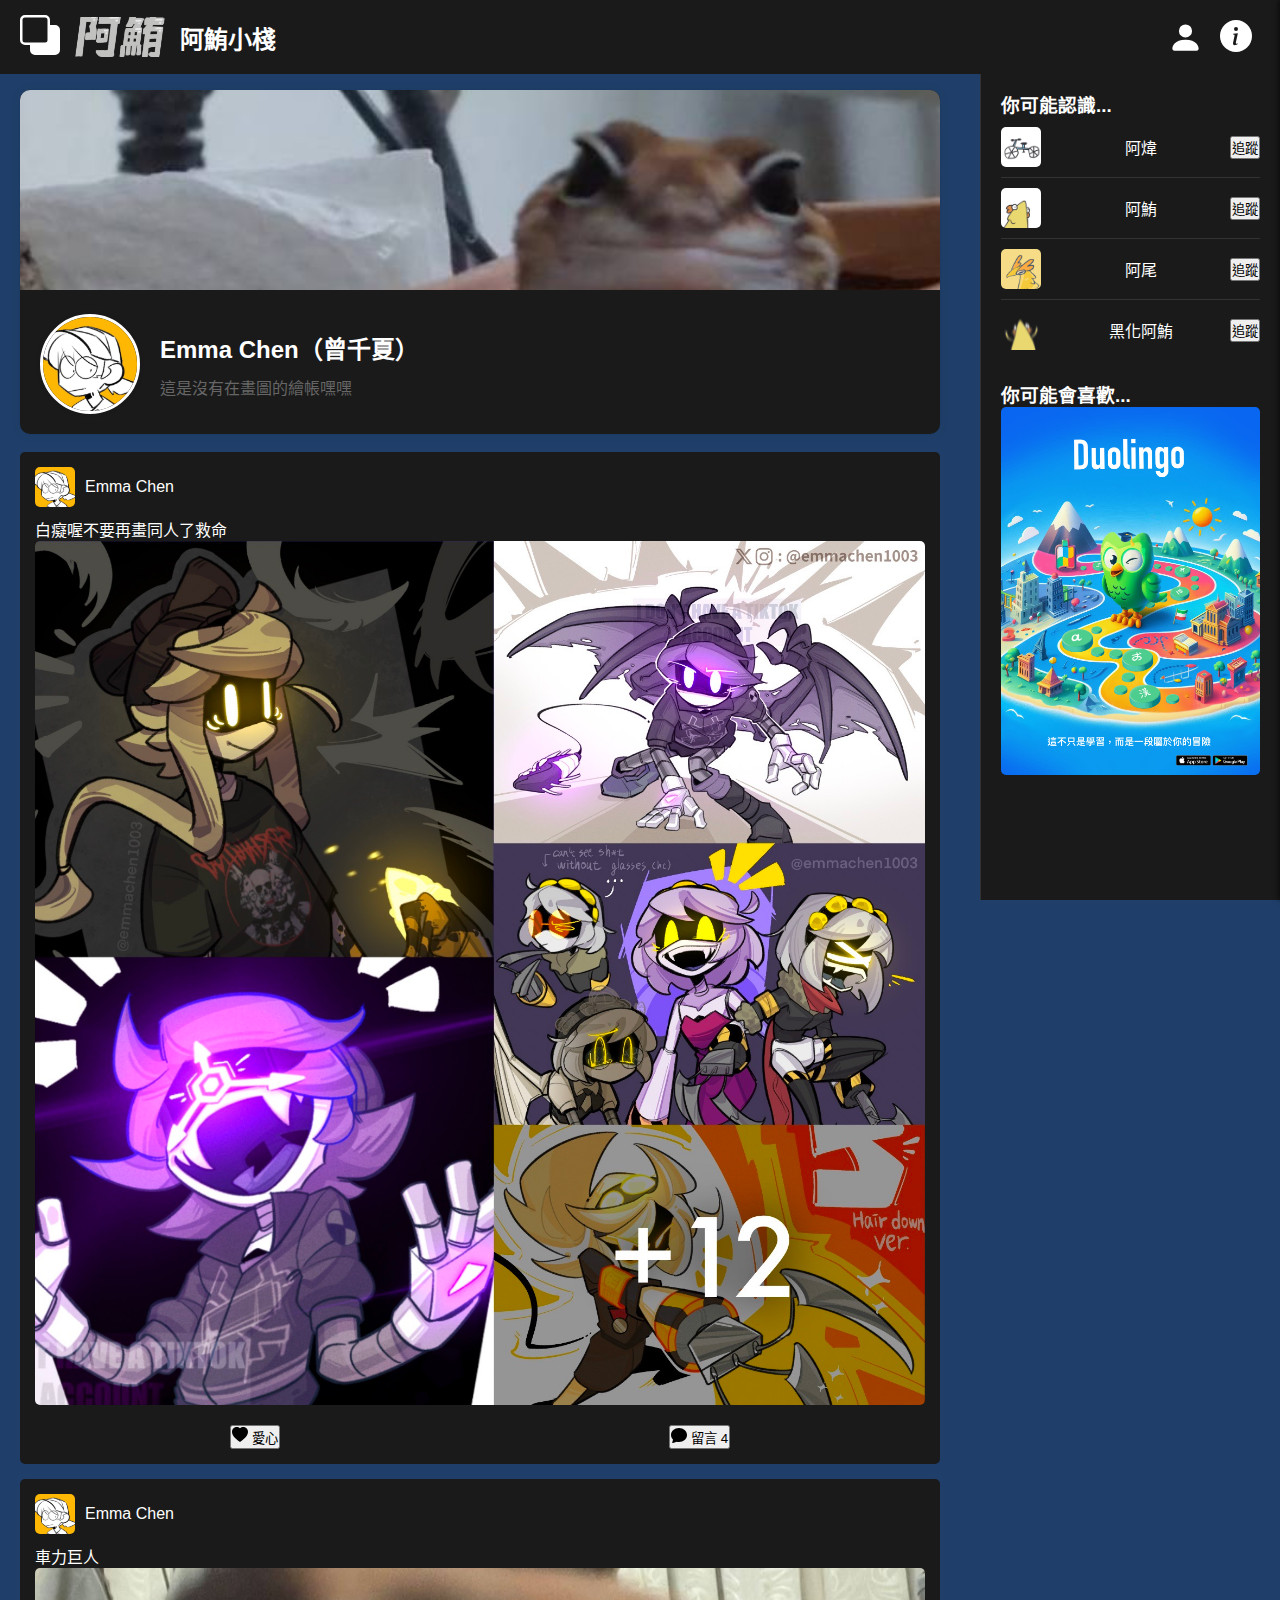
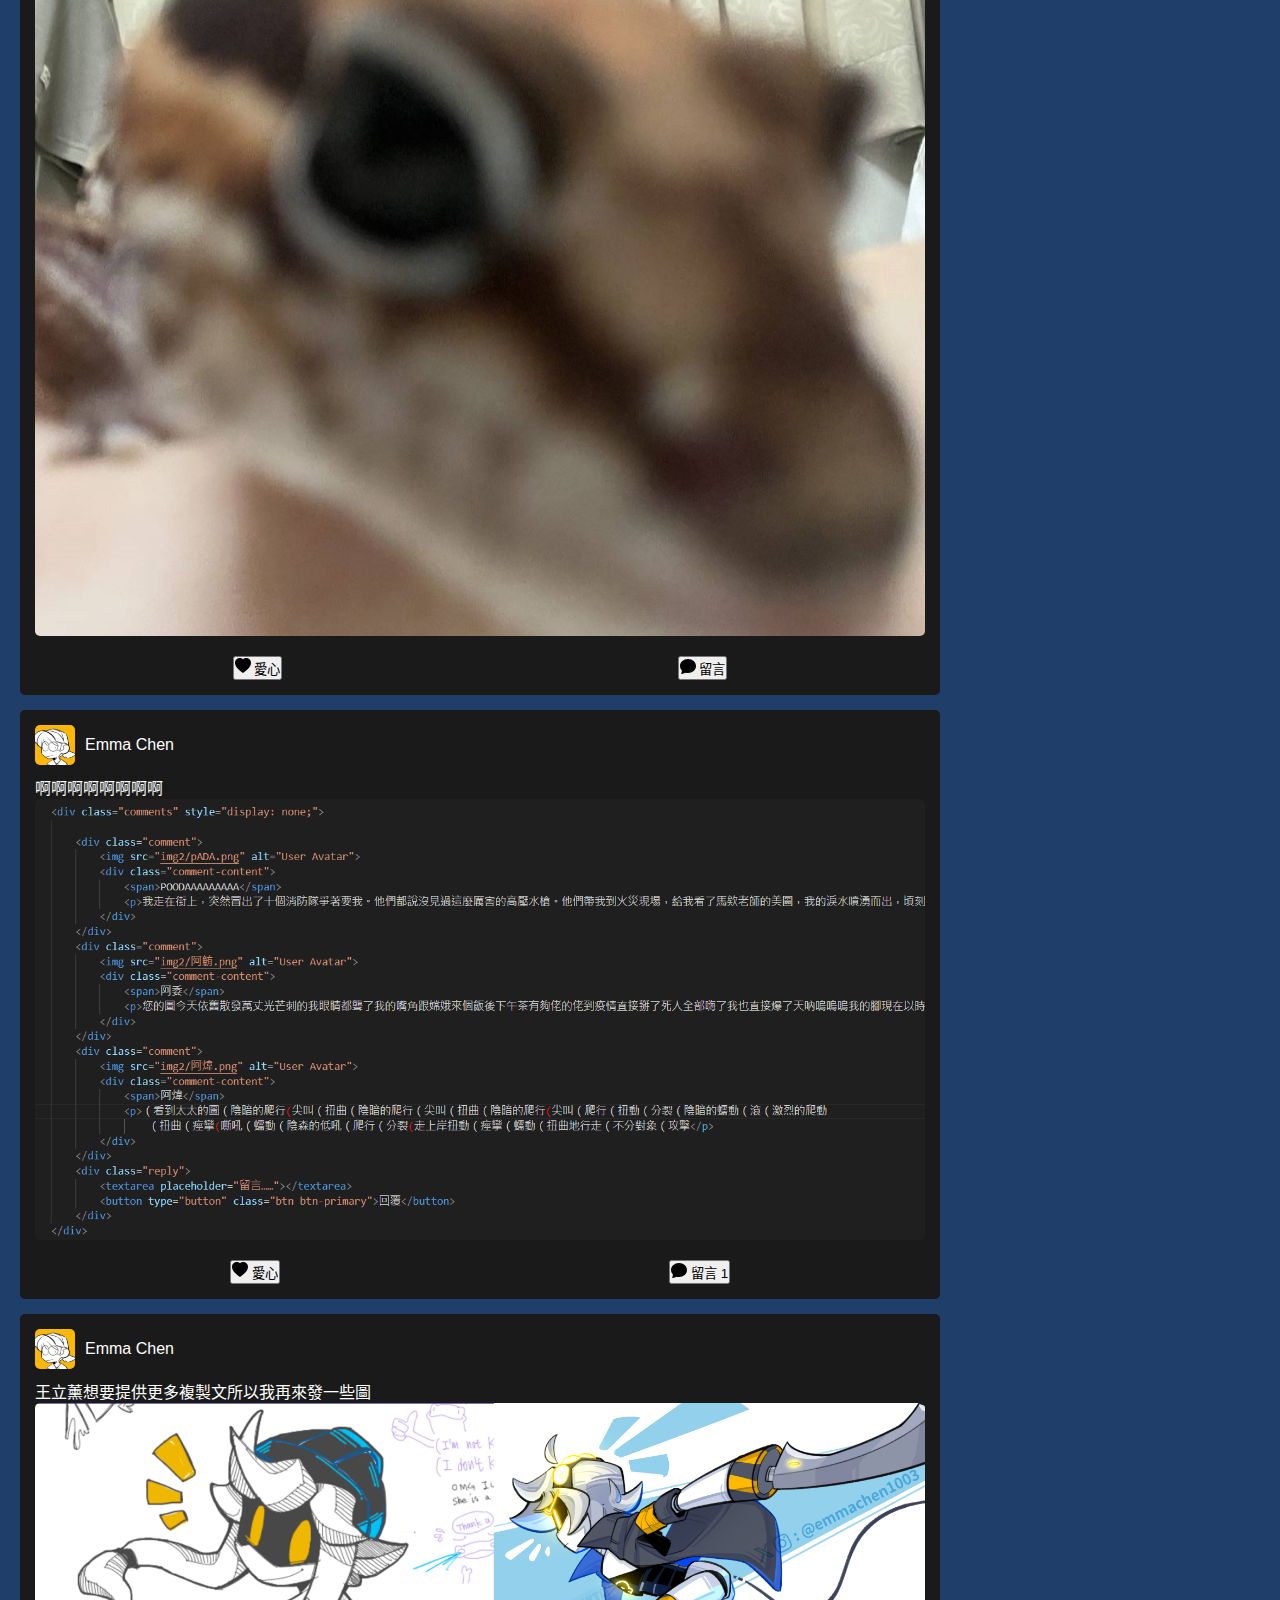
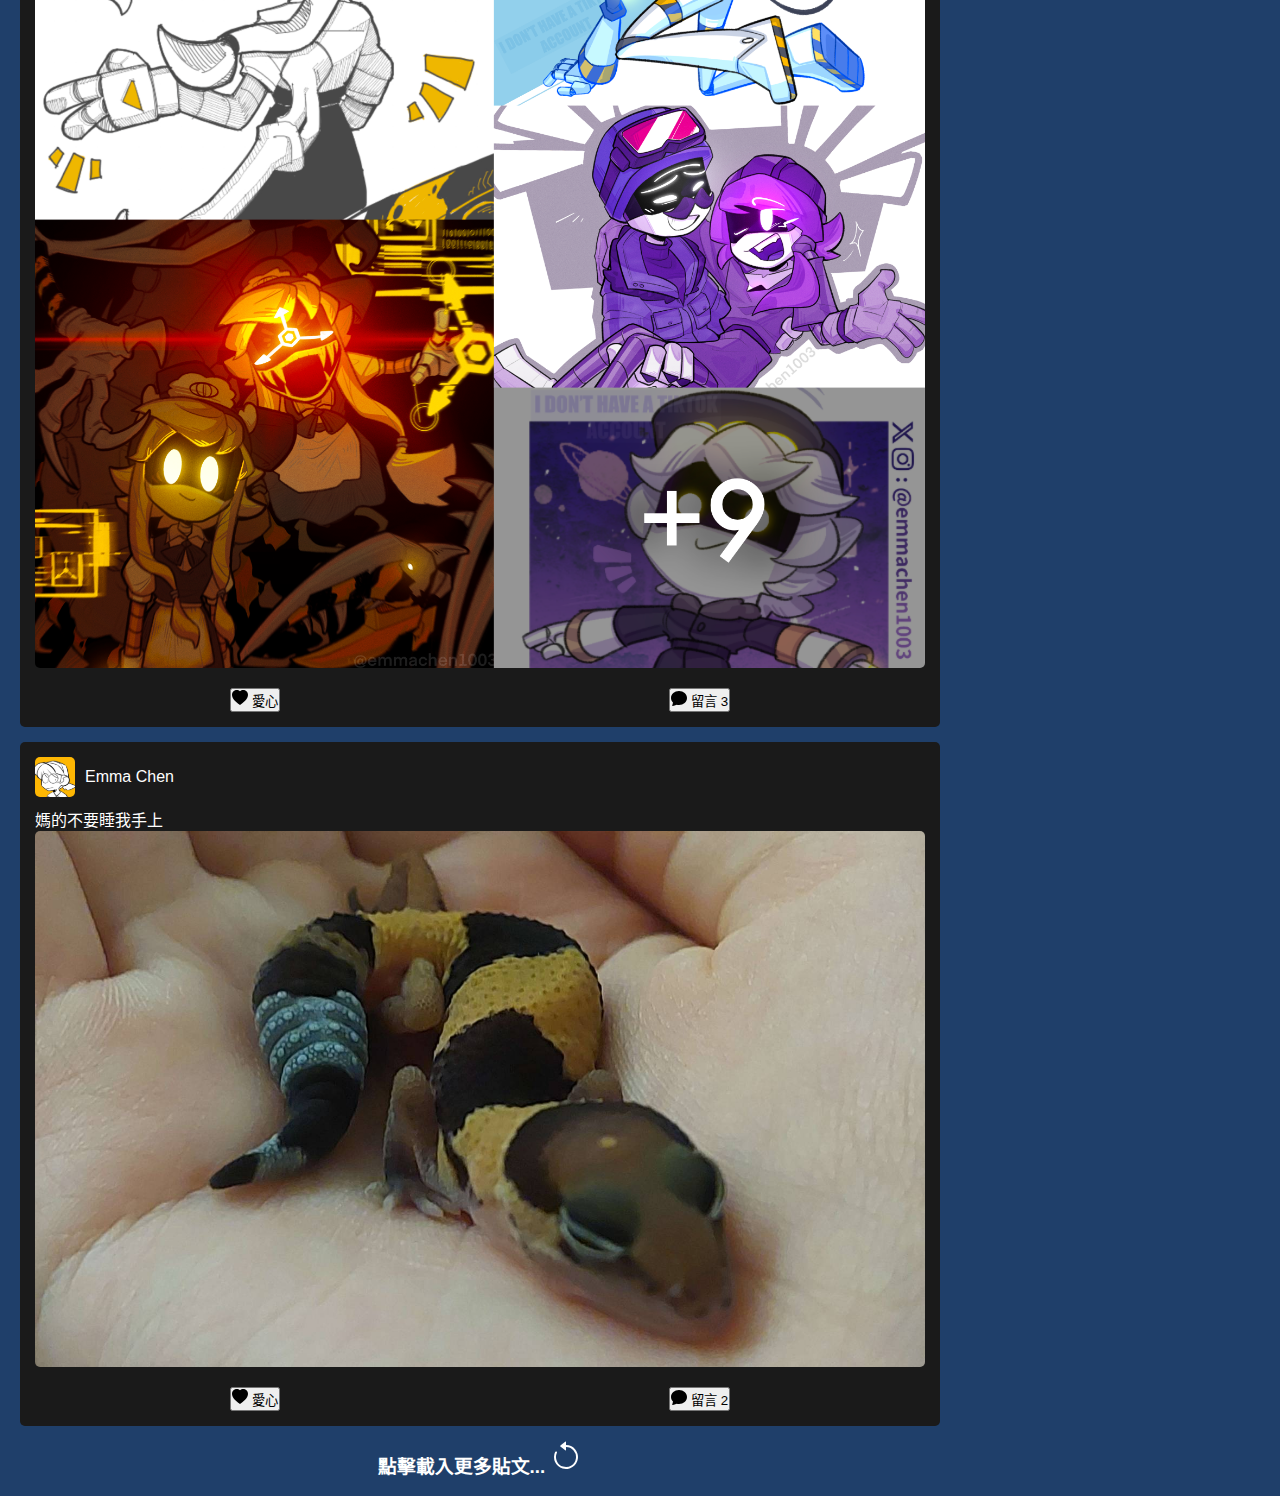
<file: Emma.html>
<!DOCTYPE html>
<html lang="zh-TW">

<head>
    <meta charset="UTF-8">
    <meta http-equiv="X-UA-Compatible" content="IE=edge">
    <meta name="viewport" content="width=device-width, initial-scale=1.0">
    <title>Emma Chen</title>
    <link rel="stylesheet" href="style_Emma.css">

    <link href="https://cdn.jsdelivr.net/npm/bootstrap@5.1.3/dist/css/bootstrap.min.css" rel="stylesheet"
        integrity="sha384-1BmE4kWBq78iYhFldvKuhfTAU6auU8tT94WrHftjDbrCEXSU1oBoqyl2QvZ6jIW3" crossorigin="anonymous">
</head>

<body>


    <div class="header">
        <a href="index.html">
            <svg xmlns="http://www.w3.org/2000/svg" width="40" height="40" fill="white" class="bi bi-back"
                viewBox="0 0 16 16">
                <path
                    d="M0 2a2 2 0 0 1 2-2h8a2 2 0 0 1 2 2v2h2a2 2 0 0 1 2 2v8a2 2 0 0 1-2 2H6a2 2 0 0 1-2-2v-2H2a2 2 0 0 1-2-2zm2-1a1 1 0 0 0-1 1v8a1 1 0 0 0 1 1h8a1 1 0 0 0 1-1V2a1 1 0 0 0-1-1z" />
            </svg>
        </a>

            <div class="awei">
                <img src="img2/阿鮪logo.png" alt="" height="40px">
            </div>

            <h1>阿鮪小棧</h1>


        <div class="svg-container">
            <div class="headerleft">
                
                    <svg xmlns="http://www.w3.org/2000/svg" width="35" height="35" fill="white"
                        class="bi bi-person-fill" viewBox="0 0 16 16">
                        <path d="M3 14s-1 0-1-1 1-4 6-4 6 3 6 4-1 1-1 1zm5-6a3 3 0 1 0 0-6 3 3 0 0 0 0 6" />
                    </svg>
                </a>

                <svg id="about-icon" xmlns="http://www.w3.org/2000/svg" width="32" height="32" fill="white"
                    class="bi bi-info-circle-fill" viewBox="0 0 16 16">
                    <path
                        d="M8 16A8 8 0 1 0 8 0a8 8 0 0 0 0 16m.93-9.412-1 4.705c-.07.34.029.533.304.533.194 0 .487-.07.686-.246l-.088.416c-.287.346-.92.598-1.465.598-.703 0-1.002-.422-.808-1.319l.738-3.468c.064-.293.006-.399-.287-.47l-.451-.081.082-.381 2.29-.287zM8 5.5a1 1 0 1 1 0-2 1 1 0 0 1 0 2" />
                </svg>


            </div>
        </div>

    </div>

    <div id="about-section" class="about-section">
        <h2>About</h2>

        <div class="about-profile-pic">
            <a href="Emma.html">
                <img src="img2/ema.jpg" alt="頭像"></a>
        </div>
        <div class="about-profile-details">
            <h3>曾千夏</h3>
            <h5>四視傳二A<br>B11132037</h5>
            <br>
            <p>期末題目：阿鮪社交服務平台 <br>設計動機：現代人蠻需要一個不會無故把個人相片拿去餵AI的社群媒體。<br>打code：Visual Studio Code <br>架設網站：Github</p>
            <p>原本有嘗試使用Codepen，但我找不到塞多個頁面上來的方法，救命</p>
            <p>所以用了自己剛學會的VSC...</p>
            
        </div>
    </div>

    <div class="bg">
        <div class="container">
            <div class="main-content">
                <!-- 自我介紹 -->
                <div class="profile-container">
                    <div class="cover-photo">
                        <img src="img2/封面ㄎㄟˊ.jpg" alt="封面照片">
                    </div>
                    <div class="profile-info">
                        <div class="profile-pic">
                            
                                <img src="img2/ema.jpg" alt="頭像"></a>
                        </div>
                        <div class="profile-details">
                            <h1>Emma Chen（曾千夏）</h1>
                            <p>這是沒有在畫圖的繪帳嘿嘿</p>
                        </div>
                    </div>
                </div>
                <br />


                <!-- 同人貼文 -->
                <div class="post">
                    <div class="post-header">
                        <img src="img2/ema.jpg" alt="User Avatar">
                        <span>Emma Chen</span>
                    </div>
                    <p>白癡喔不要再畫同人了救命</p>
                    <img src="img2/emma圖.jpg" alt="Sample Image">

                    <div class="interaction-bar">
                        <button type="button" class="btn btn-dark like-button">
                            <svg xmlns="http://www.w3.org/2000/svg" width="16" height="16" fill="currentColor"
                                class="bi bi-heart-fill" viewBox="0 0 16 16">
                                <path fill-rule="evenodd"
                                    d="M8 1.314C12.438-3.248 23.534 4.735 8 15-7.534 4.736 3.562-3.248 8 1.314" />
                            </svg>
                            愛心
                            <span class="count" style="display: none;">0</span>
                        </button>

                        <button type="button" class="btn btn-dark" onclick="toggleComments(this)">
                            <svg xmlns="http://www.w3.org/2000/svg" width="16" height="16" fill="currentColor"
                                class="bi bi-chat-fill" viewBox="0 0 16 16">
                                <path
                                    d="M8 15c4.418 0 8-3.134 8-7s-3.582-7-8-7-8 3.134-8 7c0 1.76.743 3.37 1.97 4.6-.097 1.016-.417 2.13-.771 2.966-.079.186.074.394.273.362 2.256-.37 3.597-.938 4.18-1.234A9 9 0 0 0 8 15" />
                            </svg>
                            留言 4
                        </button>
                    </div>

                    <div class="comments" style="display: none;">
                        <div class="comment">
                            <img src="img2/阿鮪.png" alt="User Avatar">
                            <div class="comment-content">
                                <span>阿委</span>
                                <p>佬</p>
                            </div>
                        </div>
                        <div class="comment">

                            <img src="img2/pADA.png" alt="User Avatar">
                            </a>
                            <div class="comment-content">
                                <span>POODAAAAAAAAA</span>
                                <p>佬</p>
                            </div>
                        </div>
                        <div class="comment">
                            <img src="img2/阿鮪.png" alt="User Avatar">
                            <div class="comment-content">
                                <span>阿鮪</span>
                                <p>佬</p>
                            </div>
                        </div>
                        <div class="comment">
                            <img src="img2/阿煒.png" alt="User Avatar">
                            <div class="comment-content">
                                <span>阿煒</span>
                                <p>您的畫是飛天的敦煌是梵高星夜上一顆璀璨的繁星是盧浮宮應當好好保管的畫作是宇宙中的奧妙是世間五彩的結晶我看到您的畫思維也開始爆炸一瞬間我的腦海中閃過無數名家的畫作居然不及您一分一毫您的畫就像啓明星一樣帶給我無盡哲思是我人生的探照燈是我未來的風向標是一切愛與美的極致！！！
                                    我的心久久不能壓抑的喜悅，它震動了整個生命！怎會有如此精妙絕倫的好圖呢？激動啊！是您讓我幼小的心靈再次深深的領悟了何謂造旨之高深、技藝之揮灑，謝謝老師！我知道無論用多麼華麗的詞彙來形容您圖都是不夠的，所以我只想說一句：您的圖太好看了！我願意一輩子的看下去！
                                    我在巴黎聖母院門口看到您的圖之後哭的慘絕人寰，保安過來問我為什麼哭，我給他看了您的圖，保安淚流滿面打開手機叫盧浮宮來把您接走。看到這美妙的圖，我認為上帝是不公平的，為什麼您還沒有被封神呢?又是一年春來到，家家戶戶為您的畫流下淚水。這是什麼美麗的圖片！我哭到太平洋周圍國家來通緝我，在人生中那麼短暫的日子里我看到您的畫我就覺得:人間值得。
                                    瞧瞧這完美無缺惟妙惟肖的畫面!
                                    上帝，這是何等靈巧的雙手與智慧的大腦才能編織出的畫面!猶如滑涓細流從天河傾斜而下落入凡人的心中通達透徹自然而然讓人如痴如醉欲罷不能地為您獻上最華美的文字以贊頌您的作品!哦!我的上帝我的聖母瑪利亞啊!這是世界上最最美麗的雙手被天使親吻後留下天賦智慧的雙手哦！我的淚水在此時止不住的流下我的心靈在此刻被充實我的念想蕩漾在您的作品中天na!如同來自深海的拉萊耶的呼喚般我深切的迷戀上了您的作品讓我痴狂沈迷您就是千年難得一遇的偉大畫家轉世喔!感謝上天讓我在此刻遇到了您和您的作品這是何等的榮幸互極我激動的心我顫抖的雙手我垂淚的眼睛我想我無法用語言來描述我激動的心情天啊!!!!太牛了太強了我跪了我的膝蓋隱隱作痛我彷彿看到了上帝之光這簡直就是繪畫界的不落之星這簡直是喜馬拉雅山脈的不滅啓明星冉冉升起的時候照亮了我的心你讓我飛到宇宙給你摘星星我也願意是宇宙的神話是耶和華的造物是聖母的淚水只有天邊最亮的晨星能配得上您那寶貴的一筆你問我為什麼要從深海的拉萊耶宮殿里浮出來我是為了讓大家都做夢看看清老師的妙筆神筆馬良下筆如神妙筆生花顧盼生姿傾國傾城沈魚落雁閉月羞花愛的供養齊白石在世達芬奇托生梵高轉世卡拉瓦喬握過手畢加索吻過筆莫奈吻過的手就連莫蘭迪也說你的手彷彿神造達芬奇密碼解出來是你的名字盧浮宮下一位合作畫手沈思者想的是如何見到你金光大道已經好！！！！！！！
                                </p>
                            </div>
                        </div>
                        <div class="reply">
                            <textarea placeholder="留言……"></textarea>
                            <button type="button" class="btn btn-primary">回覆</button>
                        </div>
                    </div>
                </div>


                <!-- 車力貼文 -->
                <div class="post">
                    <div class="post-header">
                        <img src="img2/ema.jpg" alt="User Avatar">
                        <span>Emma Chen</span>
                    </div>
                    <p>車力巨人</p>
                    <img src="img2/ㄎㄟˊ.jpg" alt="Sample Image">

                    <div class="interaction-bar">
                        <button type="button" class="btn btn-dark like-button">
                            <svg xmlns="http://www.w3.org/2000/svg" width="16" height="16" fill="currentColor"
                                class="bi bi-heart-fill" viewBox="0 0 16 16">
                                <path fill-rule="evenodd"
                                    d="M8 1.314C12.438-3.248 23.534 4.735 8 15-7.534 4.736 3.562-3.248 8 1.314" />
                            </svg>
                            愛心
                            <span class="count" style="display: none;">0</span>
                        </button>

                        <button type="button" class="btn btn-dark" onclick="toggleComments(this)">
                            <svg xmlns="http://www.w3.org/2000/svg" width="16" height="16" fill="currentColor"
                                class="bi bi-chat-fill" viewBox="0 0 16 16">
                                <path
                                    d="M8 15c4.418 0 8-3.134 8-7s-3.582-7-8-7-8 3.134-8 7c0 1.76.743 3.37 1.97 4.6-.097 1.016-.417 2.13-.771 2.966-.079.186.074.394.273.362 2.256-.37 3.597-.938 4.18-1.234A9 9 0 0 0 8 15" />
                            </svg>
                            留言
                        </button>
                    </div>

                    <div class="comments" style="display: none;">

                        <div class="reply">
                            <textarea placeholder="留言……"></textarea>
                            <button type="button" class="btn btn-primary">回覆</button>
                        </div>
                    </div>
                </div>

                <!-- 你媽貼文 -->
                <div class="post">
                    <div class="post-header">
                        
                            <img src="img2/ema.jpg" alt="User Avatar">
                        </a>
                        <span>Emma Chen</span>
                    </div>
                    <p>啊啊啊啊啊啊啊啊</p>

                    <img src="img2/複製文code.png" alt="Sample Image">

                    <div class="interaction-bar">
                        <button type="button" class="btn btn-dark like-button">
                            <svg xmlns="http://www.w3.org/2000/svg" width="16" height="16" fill="currentColor"
                                class="bi bi-heart-fill" viewBox="0 0 16 16">
                                <path fill-rule="evenodd"
                                    d="M8 1.314C12.438-3.248 23.534 4.735 8 15-7.534 4.736 3.562-3.248 8 1.314" />
                            </svg>
                            愛心
                            <span class="count" style="display: none;">0</span>
                        </button>

                        <button type="button" class="btn btn-dark" onclick="toggleComments(this)">
                            <svg xmlns="http://www.w3.org/2000/svg" width="16" height="16" fill="currentColor"
                                class="bi bi-chat-fill" viewBox="0 0 16 16">
                                <path
                                    d="M8 15c4.418 0 8-3.134 8-7s-3.582-7-8-7-8 3.134-8 7c0 1.76.743 3.37 1.97 4.6-.097 1.016-.417 2.13-.771 2.966-.079.186.074.394.273.362 2.256-.37 3.597-.938 4.18-1.234A9 9 0 0 0 8 15" />
                            </svg>
                            留言 1
                        </button>
                    </div>

                    <div class="comments" style="display: none;">
                        <div class="comment">
                            
                                <img src="img2/ema.jpg" alt="User Avatar">
                            </a>
                            <div class="comment-content">
                                <span>Emma Chen</span>
                                <p>王立薰超會想超蠢複製文</p>
                            </div>
                        </div>
                        <div class="reply">
                            <textarea placeholder="留言……"></textarea>
                            <button type="button" class="btn btn-primary">回覆</button>
                        </div>
                    </div>
                </div>

                <!-- 同人貼文 -->
                <div class="post">
                    <div class="post-header">
                        <img src="img2/ema.jpg" alt="User Avatar">
                        <span>Emma Chen</span>
                    </div>
                    <p>王立薰想要提供更多複製文所以我再來發一些圖</p>
                    <img src="img2/emma圖2.jpg" alt="Sample Image">

                    <div class="interaction-bar">
                        <button type="button" class="btn btn-dark like-button">
                            <svg xmlns="http://www.w3.org/2000/svg" width="16" height="16" fill="currentColor"
                                class="bi bi-heart-fill" viewBox="0 0 16 16">
                                <path fill-rule="evenodd"
                                    d="M8 1.314C12.438-3.248 23.534 4.735 8 15-7.534 4.736 3.562-3.248 8 1.314" />
                            </svg>
                            愛心
                            <span class="count" style="display: none;">0</span>
                        </button>

                        <button type="button" class="btn btn-dark" onclick="toggleComments(this)">
                            <svg xmlns="http://www.w3.org/2000/svg" width="16" height="16" fill="currentColor"
                                class="bi bi-chat-fill" viewBox="0 0 16 16">
                                <path
                                    d="M8 15c4.418 0 8-3.134 8-7s-3.582-7-8-7-8 3.134-8 7c0 1.76.743 3.37 1.97 4.6-.097 1.016-.417 2.13-.771 2.966-.079.186.074.394.273.362 2.256-.37 3.597-.938 4.18-1.234A9 9 0 0 0 8 15" />
                            </svg>
                            留言 3
                        </button>
                    </div>

                    <div class="comments" style="display: none;">

                        <div class="comment">

                            <img src="img2/pADA.png" alt="User Avatar">
                            </a>
                            <div class="comment-content">
                                <span>POODAAAAAAAAA</span>
                                <p>我走在街上，突然冒出了十個消防隊爭著要我。他們都說沒見過這麼厲害的高壓水槍。他們帶我到火災現場，給我看了馬欸老師的美圖，我的淚水噴湧而出，頃刻之間就將大火撲滅。</p>
                            </div>
                        </div>
                        <div class="comment">
                            <img src="img2/阿鮪.png" alt="User Avatar">
                            <div class="comment-content">
                                <span>阿委</span>
                                <p>您的圖今天依舊散發萬丈光芒刺的我眼睛都聾了我的嘴角跟嫦娥來個飯後下午茶有夠佬的佬到疫情直接掰了死人全部嗨了我也直接爆了天吶嗚嗚嗚我的腳現在以時速1000km的速度上下來回的剁我家地板都在為您歌頌我的狗子都忍不住來一段Breaking了我好像看到還活著的阿公在跟我揮手叫我去吃飯
                                    天哪 世界太美好太太您是我的救贖我的唯一我的希望我歌頌您我讚歎您我永遠的臣服於您</p>
                            </div>
                        </div>
                        <div class="comment">
                            <img src="img2/阿煒.png" alt="User Avatar">
                            <div class="comment-content">
                                <span>阿煒</span>
                                <p>（看到太太的圖（陰暗的爬行(尖叫（扭曲（陰暗的爬行（尖叫（扭曲（陰暗的爬行(尖叫（爬行（扭動（分裂（陰暗的蠕動（滾（激烈的爬動
                                    （扭曲（痙攣(嘶吼（蠕動（陰森的低吼（爬行（分裂(走上岸扭動（痙攣（蠕動（扭曲地行走（不分對象（攻擊</p>
                            </div>
                        </div>
                        <div class="reply">
                            <textarea placeholder="留言……"></textarea>
                            <button type="button" class="btn btn-primary">回覆</button>
                        </div>
                    </div>
                </div>

                <!-- 守宮貼文 -->
                <div class="post">
                    <div class="post-header">
                        <img src="img2/ema.jpg" alt="User Avatar">
                        <span>Emma Chen</span>
                    </div>
                    <p>媽的不要睡我手上</p>
                    <img src="img2/小ㄎㄟˊ.jpg" alt="Sample Image">

                    <div class="interaction-bar">
                        <button type="button" class="btn btn-dark like-button">
                            <svg xmlns="http://www.w3.org/2000/svg" width="16" height="16" fill="currentColor"
                                class="bi bi-heart-fill" viewBox="0 0 16 16">
                                <path fill-rule="evenodd"
                                    d="M8 1.314C12.438-3.248 23.534 4.735 8 15-7.534 4.736 3.562-3.248 8 1.314" />
                            </svg>
                            愛心
                            <span class="count" style="display: none;">0</span>
                        </button>

                        <button type="button" class="btn btn-dark" onclick="toggleComments(this)">
                            <svg xmlns="http://www.w3.org/2000/svg" width="16" height="16" fill="currentColor"
                                class="bi bi-chat-fill" viewBox="0 0 16 16">
                                <path
                                    d="M8 15c4.418 0 8-3.134 8-7s-3.582-7-8-7-8 3.134-8 7c0 1.76.743 3.37 1.97 4.6-.097 1.016-.417 2.13-.771 2.966-.079.186.074.394.273.362 2.256-.37 3.597-.938 4.18-1.234A9 9 0 0 0 8 15" />
                            </svg>
                            留言 2
                        </button>
                    </div>

                    <div class="comments" style="display: none;">
                        <div class="comment">

                            <img src="img2/pADA.png" alt="User Avatar">
                            </a>
                            <div class="comment-content">
                                <span>POODAAAAAAAAA</span>
                                <p>大大你好會養守宮可以養我嗎</p>
                            </div>
                        </div>
                        <div class="comment">
                            <img src="img2/阿鮪.png" alt="User Avatar">
                            <div class="comment-content">
                                <span>阿鮪</span>
                                <p>佬</p>
                            </div>
                        </div>
                        <div class="reply">
                            <textarea placeholder="留言……"></textarea>
                            <button type="button" class="btn btn-primary">回覆</button>
                        </div>
                    </div>
                </div>

                <!-- 右邊那塊 -->
                <div class="sidebar">
                    <div class="recommended-users">
                        <h3>你可能認識...</h3>
                        <ul>
                            <li>
                                <img src="img2/阿煒.png" alt="阿煒">
                                <span>阿煒</span>
                                <button type="button" class="btn btn-primary" onclick="toggleFollow(this)">追蹤</button>
                            </li>
                            <li>
                                <img src="img2/阿鮪.png" alt="阿鮪">
                                <span>阿鮪</span>
                                <button type="button" class="btn btn-primary" onclick="toggleFollow(this)">追蹤</button>
                            </li>
                            <li>
                                <img src="img2/阿尾.jpg" alt="User 3">
                                <span>阿尾</span>
                                <button type="button" class="btn btn-primary" onclick="toggleFollow(this)">追蹤</button>
                            </li>
                            <li>
                                <img src="img2/阿鮪2P.png" alt="User 4">
                                <span>黑化阿鮪</span>
                                <button type="button" class="btn btn-primary" onclick="toggleFollow(this)">追蹤</button>
                            </li>
                        </ul>
                    </div>
                    <div class="sponsor">
                        <h3>你可能會喜歡...</h3>
                        <img src="img2/duoligo.jpg" alt="Sponsor Image">
                    </div>
                </div>

                <div class="center-content m-5">
                    <h3>
                        <a href="" class="no-underline">
                            點擊載入更多貼文...
                        </a>
                        <svg xmlns="http://www.w3.org/2000/svg" width="32" height="32" fill="currentColor"
                            class="bi bi-arrow-counterclockwise" viewBox="0 0 16 16">
                            <path fill-rule="evenodd"
                                d="M8 3a5 5 0 1 1-4.546 2.914.5.5 0 0 0-.908-.417A6 6 0 1 0 8 2z" />
                            <path
                                d="M8 4.466V.534a.25.25 0 0 0-.41-.192L5.23 2.308a.25.25 0 0 0 0 .384l2.36 1.966A.25.25 0 0 0 8 4.466" />
                        </svg>
                    </h3>
                </div>

                <br>

            </div>
        </div>

        <script>
            // 獲取所有按鈕
            var likeButtons = document.querySelectorAll('.like-button');

            // 為每個按鈕添加點擊事件
            likeButtons.forEach(function (button) {
                button.addEventListener('click', function () {
                    var countElement = button.querySelector('.count');
                    var count = parseInt(countElement.textContent);
                    count++;
                    countElement.textContent = count;

                    if (count === 1) {
                        countElement.style.display = 'inline'; // 顯示數字
                    }
                });
            });

            //留言收折
            function toggleComments(button) {
                var commentsSection = button.parentElement.nextElementSibling;
                var replySection = commentsSection.querySelector('.reply');

                if (commentsSection.style.display === 'none' || commentsSection.style.display === '') {
                    commentsSection.style.display = 'block';
                    replySection.style.display = 'block';
                } else {
                    commentsSection.style.display = 'none';
                    replySection.style.display = 'none';
                }
            }

            //追蹤鍵
            function toggleFollow(button) {
                if (button.innerText === '追蹤') {
                    button.innerText = '已追';
                    button.style.backgroundColor = 'gray';
                } else {
                    button.innerText = '追蹤';
                    button.style.backgroundColor = '';
                }
            }

            document.getElementById('about-icon').addEventListener('click', function (event) {
                event.stopPropagation();
                var aboutSection = document.getElementById('about-section');
                var overlay = document.querySelector('.overlay');

                if (!overlay) {
                    overlay = document.createElement('div');
                    overlay.className = 'overlay';
                    document.body.appendChild(overlay);
                }

                if (aboutSection.classList.contains('open')) {
                    aboutSection.classList.remove('open');
                    overlay.classList.remove('open');
                    setTimeout(function () {
                        overlay.style.display = 'none';
                    }, 300); // 與過渡時間一致
                } else {
                    overlay.style.display = 'block';
                    setTimeout(function () {
                        aboutSection.classList.add('open');
                        overlay.classList.add('open');
                    }, 10); // 確保display:block;生效
                }

                overlay.addEventListener('click', function () {
                    aboutSection.classList.remove('open');
                    overlay.classList.remove('open');
                    setTimeout(function () {
                        overlay.style.display = 'none';
                    }, 300); // 與過渡時間一致
                });
            });

            document.body.addEventListener('click', function (event) {
                var aboutSection = document.getElementById('about-section');
                var overlay = document.querySelector('.overlay');

                if (aboutSection.classList.contains('open') && !aboutSection.contains(event.target) && !event.target.closest('.svg-container')) {
                    aboutSection.classList.remove('open');
                    overlay.classList.remove('open');
                    setTimeout(function () {
                        overlay.style.display = 'none';
                    }, 300); // 與過渡時間一致
                }
            });
        </script>


        <script src="https://cdn.jsdelivr.net/npm/bootstrap@5.1.3/dist/js/bootstrap.bundle.min.js"
            integrity="sha384-ka7Sk0Gln4gmtz2MlQnikT1wXgYsOg+OMhuP+IlRH9sENBO0LRn5q+8nbTov4+1p" crossorigin="anonymous">
            </script>
</body>

</html>
</file>
<file: style_Emma.css>
* {
    margin: 0;
    padding: 0;
    box-sizing: border-box;
}

.header {
    background-color: #1a1a1a;
    padding: 15px 20px;
    display: flex;
    align-items: center;
    justify-content: space-between;
    position: fixed;
    top: 0;
    left: 0;
    width: 100%;
    z-index: 1000;
}

.header-content {
    display: flex;
    align-items: center;
}

.svg-container {
    margin-left: auto; /* 將 SVG 靠右對齊 */
}

.profile-container {
    width: 100%;
    margin: 0 auto;
    background-color: #1a1a1a;
    box-shadow: 0 0 10px rgba(0, 0, 0, 0.1);
    border-radius: 10px;
    overflow: hidden;
    
}

.cover-photo img {
    width: 100%;
    height: 200px;
    object-fit: cover;
}

.profile-info {
    display: flex;
    align-items: center;
    padding: 20px;
}

.profile-pic {
    flex-shrink: 0;
    width: 100px;
    height: 100px;
    border-radius: 50%;
    overflow: hidden;
    margin-right: 20px;
    border: 3px solid #fff;
    box-shadow: 0 0 5px rgba(0, 0, 0, 0.1);
}

.profile-pic img {
    width: 100%;
    height: 100%;
    object-fit: cover;
}

.profile-details h1 {
    font-size: 24px;
    margin-bottom: 10px;
}

.profile-details p {
    font-size: 16px;
    color: #666;
}

        body,
        html {
            margin: 0;
            padding: 0;
            height: 100%;
            font-family: Arial, sans-serif;
            background-color: #1f3f6a;
            /* 下半截背景 */
            
        }

        .header {
            background-color: #1a1a1a;
            padding: 15px 20px;
            display: flex;
            align-items: center;
            justify-content: flex-start;
            position: fixed;
            top: 0;
            left: 0;
            width: 100%;
            z-index: 1000;
        }

        .header img {
            width: 100px;
            height: 40px;
            object-fit: cover;
            border-radius: 5px;
            margin-right: 10px;
        }

        .header h1 {
            margin: 0;
            font-size: 24px;
            color: #fff;
            margin-left: 10px;
        }

        .bg {
            background-color: #1f3f6a;/* 上半截背景 */
            color: #fff;
            width: 100%;
            height: 100%;
            margin: 0;
            padding: 0;
            padding-top: 70px;
            /* 确保内容不会被页眉遮挡 */
        }

        .container {
            display: flex;
            height: 100%;
        }

        .main-content {
            flex: 1;
            padding: 20px;
            margin-right: 320px;
            /* 调整主内容区域的宽度以容纳固定的 sidebar */
            box-sizing: border-box;
        }

        .sidebar {
            position: fixed;
            top: 70px;
            /* 确保 sidebar 不会遮挡页眉 */
            right: 0;
            height: calc(100% - 70px);
            width: 300px;
            background-color: #1a1a1a;
            border-left: 1px solid #333;
            overflow-y: auto;
            padding: 20px;
        }

        .post {
            background-color: #1a1a1a;
            padding: 15px;
            margin-bottom: 15px;
            border-radius: 5px;
        }

        .post-header {
            display: flex;
            align-items: center;
            margin-bottom: 10px;
        }

        .post-header img {
            width: 40px;
            height: 40px;
            object-fit: cover;
            border-radius: 5px;
            margin-right: 10px;
        }

        .post img {
            max-width: 100%;
            border-radius: 5px;
        }

        .recommended-users,
        .sponsor {
            margin-bottom: 20px;
        }

        .recommended-users h3,
        .sponsor h3 {
            margin-top: 0;
        }

        .recommended-users ul {
            list-style: none;
            padding: 0;
        }

        .recommended-users li {
            display: flex;
            justify-content: space-between;
            align-items: center;
            padding: 10px 0;
            border-bottom: 1px solid #333;
        }

        .recommended-users li:last-child {
            border-bottom: none;
        }

        .recommended-users img {
            width: 40px;
            height: 40px;
            object-fit: cover;
            border-radius: 5px;
            margin-right: 10px;
        }

        .sponsor img {
            max-width: 100%;
            border-radius: 5px;
        }

        .comments {
            margin-top: 20px;
        }

        .comments .comment {
            display: flex;
            align-items: flex-start;
            margin-bottom: 10px;
        }

        .comments .comment img {
            width: 30px;
            height: 30px;
            object-fit: cover;
            border-radius: 5px;
            margin-right: 10px;
        }

        .comments .comment-content {
            background-color: #333;
            padding: 10px;
            border-radius: 5px;
            flex: 1;
        }

        .comments .comment-content span {
            display: block;
            font-weight: bold;
        }

        .comments .comment-content p {
            margin: 5px 0 0 0;
        }

        .show-more {
            cursor: pointer;
            color: #007bff;
        }

        .show-more:hover {
            text-decoration: underline;
        }

        .reply {
            display: none;
        }

        .reply .comment {
            margin-top: 10px;
        }

        .reply textarea {
            width: 100%;
            padding: 10px;
            margin-top: 10px;
            border-radius: 5px;
            border: none;
            background-color: #444;
        }

        .reply button {
            margin-top: 10px;
        }

        .interaction-bar {
            display: flex;
            justify-content: space-around;
            margin-top: 1rem;
        }

        @media (max-width: 768px) {
            .container {
                flex-direction: column;
                margin-right: 0;
            }

            .sidebar {
                position: relative;
                top: 0;
                width: 100%;
                height: auto;
                border-left: none;
                padding: 10px;
                box-sizing: border-box;
            }

            .main-content {
                margin-right: 0;
                padding: 10px;
            }
        }

        .center-content {
            display: flex;
            justify-content: center;
            align-items: center;
            text-align: center; /* 文本居中 */
        }
        
        .no-underline {
            color: white; /* 设置文字颜色为白色 */
            text-decoration: none; /* 移除下划线 */
        }
        
        .no-underline:hover {
            color: lightgray; /* 设置悬停时的文字颜色 */
        }

        .about-section {
            position: fixed;
            right: -300px; /* 初始位置在視圖之外 */
            top: 0;
            height: 100%;
            width: 300px;
            color: white; 
            background-color: #1a1a1a;
            box-shadow: -2px 0 5px rgba(0,0,0,0.5);
            transition: right 0.3s ease;
            padding: 20px;
            z-index: 1000;
        }
        
        .about-section.open {
            right: 0; /* 打開狀態 */
        }
        
        
        
        
        
        .headerleft {
            width: 100px;
            display: flex;
            justify-content: space-around;
        }
        
        .overlay {
            display: none;
            position: fixed;
            top: 0;
            left: 0;
            width: 100%;
            height: 100%;
            z-index: 999;
            backdrop-filter: blur(1); /* 初始模糊效果 */
            transition: backdrop-filter 0.3s ease; /* 過渡效果 */
        }
        
        .overlay.open {
            display: block;
            backdrop-filter: blur(2px); /* 打開時的模糊效果 */
        }
        
        
        .about-profile-info {
            display: flex;
            flex-direction: column; /* 垂直排列 */
            align-items: center;
            padding: 20px;
            width: 80%; /* 更改寬度以適應圖片 */
            margin: 0 auto;
            background-color: #1a1a1a;
            box-shadow: 0 0 10px rgba(0, 0, 0, 0.1);
            border-radius: 10px;
            overflow: hidden;
        }
        
        .about-profile-pic {
            flex-shrink: 0;
            width: 100px;
            height: 100px;
            border-radius: 50%;
            overflow: hidden;
            margin: 20px 0; /* 調整margin以便垂直排列 */
            border: 3px solid #fff;
            box-shadow: 0 0 5px rgba(0, 0, 0, 0.1);
        }
        
        .about-profile-pic img {
            width: 100%;
            height: 100%;
            object-fit: cover;
        }
        
        .awei {
            width: 80px;
            height: 40px;
            object-fit: contain;
            border-radius: 5px;
            margin-left: 10px;
            margin-right: 20px;
        }
</file>
